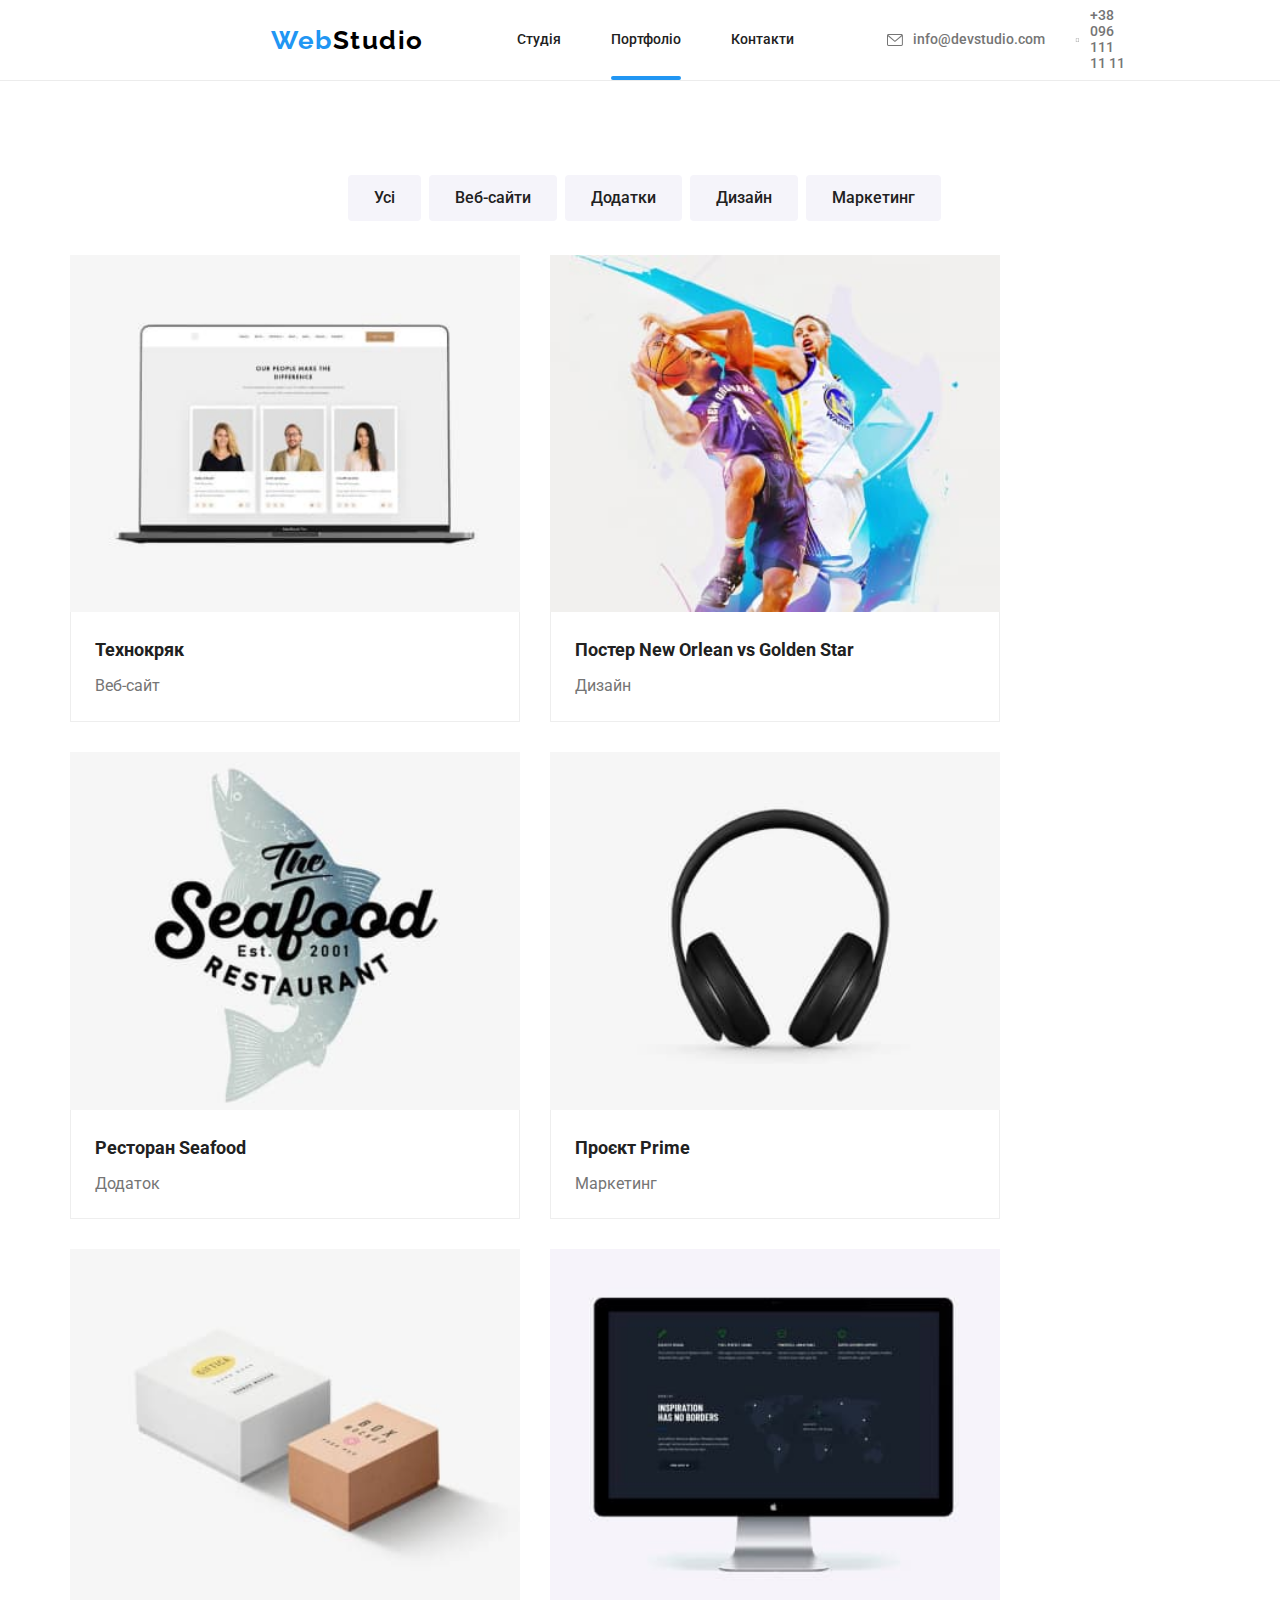
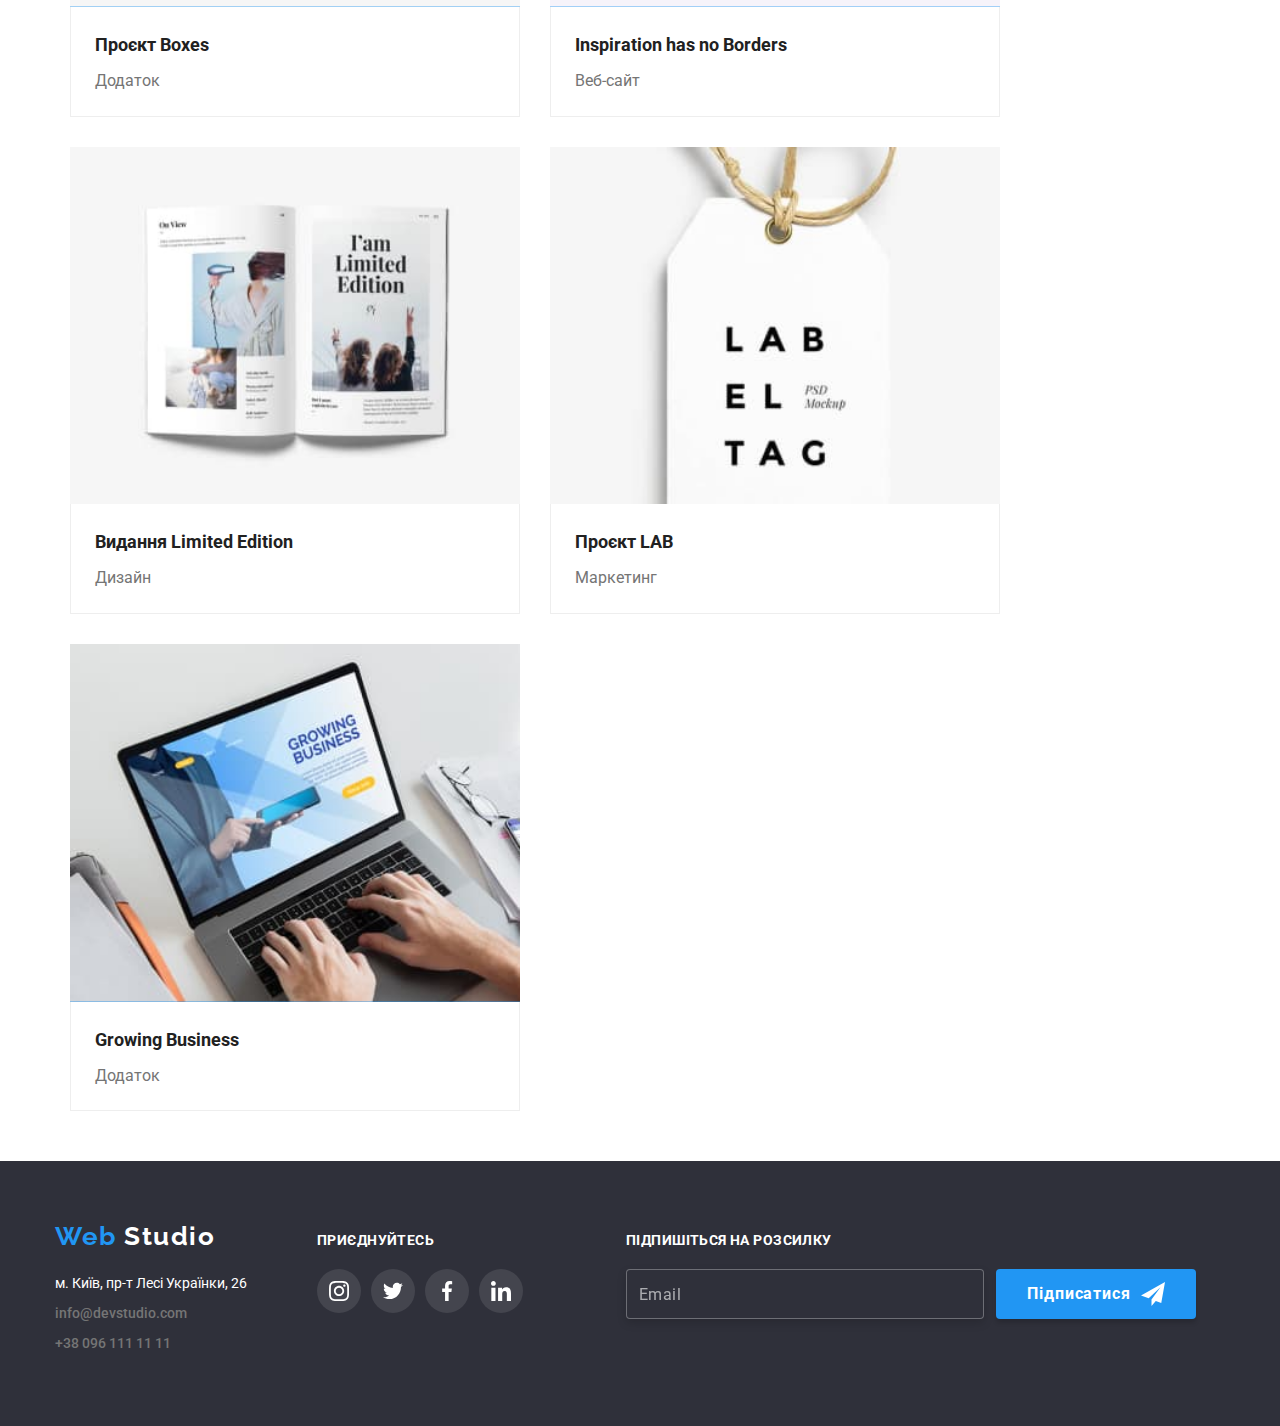
<file: portfolio.html>
<!DOCTYPE html>
<html lang="en">

<head>
    <meta charset="UTF-8">
    <meta http-equiv="X-UA-Compatible" content="IE=edge">
    <meta name="viewport" content="width=device-width, initial-scale=1.0">
    <link rel="preconnect" href="https://fonts.googleapis.com">
    <link rel="preconnect" href="https://fonts.gstatic.com" crossorigin>
    <link
        href="https://fonts.googleapis.com/css2?family=Raleway:wght@700&family=Roboto:wght@400;500;700;900&display=swap"
        rel="stylesheet">
    <title>Document</title>
    <!-- <link rel="stylesheet" href="./css/styles.css">
    <link rel="stylesheet" href="./css/normalise.css"> -->
    
    <link rel="stylesheet" href="https://cdnjs.cloudflare.com/ajax/libs/modern-normalize/1.1.0/modern-normalize.min.css">
    <link rel="stylesheet" href="./css/main.min.css">
</head>

<body>
    <!--Шапка профиля-->

    <header class="header">
        <div class="container header__container">
            <nav class="header__container">
    
                <a href="index.html" class="header__logo"><span class="logo__accent">Web</span>Studio</a>
    
    
                <ul class="header__nav list">
                    <li class="header__item"> <a class="header__link link  header__currents"
                            href="./index.html">Студія</a></li>
                    <li class="header__item"> <a class="header__link link current header__currents"
                            href="./portfolio.html">Портфоліо</a></li>
                    <li class="header__item"> <a class="header__link link header__currents" href="">Контакти</a></li>
                </ul>
            </nav>
            <div class="header-contacts">
                <ul class="header__contacts list">
    
                    <li class="header__social contacts__mail">
                        <a class="header-contacts contacts__link link" href="mailto:info@devstudio.com">
    
                            <svg viewBox="0 0 100 100" width="16">
                                <use xlink:href="./images1/sprite.svg#icon-mail"></use>
                            </svg>info@devstudio.com
    
                        </a>
                    </li>
    
    
                    <li class="header__social contacts__tel">
    
                        <a class=" header-contacts contacts__link link" href="tel:+380961111111">
    
                            <svg viewBox="0 0 100 100" width="16">
                                <use xlink:href="./images1/sprite.svg#icon-telephone"></use>
                            </svg>+38 096 111 11 11
                        </a>
                    </li>
    
                </ul>
            </div>
    
        </div>
    </header>

    <!--Список кнопок-->
    <main>
        <div class="container">
            <section class="section-portfolio">

                <h1 hidden>Навігація по стрінці</h1>
                <ul class="nav-prtf-button">

                    <li class="portfolio-item">
                        <button type="button" class="portfolio-btn">Усі</button>
                    </li>
                    <li class="portfolio-item">
                        <button type="button" class="portfolio-btn">Веб-сайти</button>
                    </li>
                    <li class="portfolio-item">
                        <button type="button" class="portfolio-btn">Додатки</button>
                    </li>
                    <li class="portfolio-item">
                        <button type="button" class="portfolio-btn">Дизайн</button>
                    </li>
                    <li class="portfolio-item">
                        <button type="button" class="portfolio-btn">Маркетинг</button>
                    </li>

                </ul>

                <!--Блок з роботами-->

                <h2 hidden>Блок з роботами</h2>
                <div class="container">

                    <ul class="card-set">
                        <li class="card-item">
                            <a class="card" href="">
                                <div class="card-thumb">
                                    <img class="card-img" src="images1/progect1.jpg " alt="ноутбук" width="370">
                                
                                <p class="card-details">Ресурс пропонує комплексні пропозиції з різним рівнем функціоналу та сервісів. 
                                    Все це дозволить відвідувачу отримати
                                    вичерпні відомості про компанію чи приватну
                                     особу.
                            </p>
                            </div>


                                <div class="card-content">
                                    <h3 class="header-cards">Технокряк</h3>
                                    <p class="paragraph-caption">Веб-сайт</p>
                                </div>
                            </a>


                        </li>

                        <li class="card-item">
                            <a class="card" href="">
                                <div class="card-thumb">
                                    <img class="card-img" src="images1/progect2.jpg" alt="постер баскетболистів"
                                        width="370">

                                        <p class="card-details">Ресурс пропонує комплексні пропозиції з різним рівнем функціоналу та сервісів.
                                            Все це дозволить відвідувачу отримати
                                            вичерпні відомості про компанію чи приватну
                                            особу.
                                        </p>
                                </div>

                                <div class="card-content">
                                    <h3 class="header-cards">Постер New Orlean vs Golden Star</h3>
                                    <p class="paragraph-caption">Дизайн</p>
                                </div>
                            </a>

                        </li>

                        <li class="card-item">
                            <a class="card" href="">
                                <div class="card-thumb">
                                    <img class="card-img" src="images1/progect3.jpg" alt="карточка ресторану"
                                        width="370">

                                        <p class="card-details">Ресурс пропонує комплексні пропозиції з різним рівнем функціоналу та сервісів.
                                            Все це дозволить відвідувачу отримати
                                            вичерпні відомості про компанію чи приватну
                                            особу.
                                        </p>
                                </div>

                                <div class="card-content">
                                    <h3 class="header-cards">Ресторан Seafood</h3>
                                    <p class="paragraph-caption">Додаток</p>
                                </div>
                            </a>

                        </li>

                        <li class="card-item">
                            <a class="card" href="">
                                <div class="card-thumb">
                                    <img class="card-img" src="images1/progect4.jpg" alt="навушники" width="370">
                                
                                    <p class="card-details">Ресурс пропонує комплексні пропозиції з різним рівнем функціоналу та сервісів.
                                        Все це дозволить відвідувачу отримати
                                        вичерпні відомості про компанію чи приватну
                                        особу.
                                    </p>
                                </div>

                                <div class="card-content">
                                    <h3 class="header-cards">Проєкт Prime</h3>
                                    <p class="paragraph-caption">Маркетинг</p>
                                </div>
                            </a>
                        </li>



                        <li class="card-item">
                            <a class="card" href="">
                                <div class="card-thumb">
                                    <img class="card-img" src="images1/progect5.jpg" alt="бокси" width="370">

                                    <p class="card-details">Ресурс пропонує комплексні пропозиції з різним рівнем функціоналу та сервісів.
                                        Все це дозволить відвідувачу отримати
                                        вичерпні відомості про компанію чи приватну
                                        особу.
                                    </p>
                                </div>

                                <div class="card-content">
                                    <h3 class="header-cards">Проєкт Boxes</h3>
                                    <p class="paragraph-caption">Додаток</p>
                                </div>
                            </a>

                        </li>

                        <li class="card-item">
                            <a class="card" href="">
                                <div class="card-thumb">
                                    <img class="card-img" src="images1/progect6.jpg" alt="комп`ютер" width="370">

                                    <p class="card-details">Ресурс пропонує комплексні пропозиції з різним рівнем функціоналу та сервісів.
                                        Все це дозволить відвідувачу отримати
                                        вичерпні відомості про компанію чи приватну
                                        особу.
                                    </p>
                                </div>

                                <div class="card-content">
                                    <h3 class="header-cards">Inspiration has no Borders</h3>
                                    <p class="paragraph-caption">Веб-сайт</p>
                                </div>
                            </a>

                        </li>

                        <li class="card-item">
                            <a class="card" href="">
                                <div class="card-thumb">
                                    <img class="card-img" src="images1/progect7.jpg" alt="журнал" width="370">

                                    <p class="card-details">Ресурс пропонує комплексні пропозиції з різним рівнем функціоналу та сервісів. 
                                    Все це дозволить відвідувачу отримати
                                    вичерпні відомості про компанію чи приватну
                                     особу.
                            </p>
                                </div>

                                <div class="card-content">
                                    <h3 class="header-cards">Видання Limited Edition</h3>
                                    <p class="paragraph-caption">Дизайн</p>
                                </div>
                            </a>

                        </li>

                        <li class="card-item">
                            <a class="card" href="">
                                <div class="card-thumb">
                                    <img class="card-img" src="images1/progect8.jpg" alt="візитка" width="370">

                                    <p class="card-details">Ресурс пропонує комплексні пропозиції з різним рівнем функціоналу та сервісів. 
                                    Все це дозволить відвідувачу отримати
                                    вичерпні відомості про компанію чи приватну
                                     особу.
                            </p>
                                </div>

                                <div class="card-content">
                                    <h3 class="header-cards">Проєкт LAB</h3>
                                    <p class="paragraph-caption">Маркетинг</p>
                                </div>
                            </a>

                        </li>

                        <li class="card-item">
                            <a class="card" href="">
                                <div class="card-thumb">
                                    <img class="card-img" src="images1/progect9.jpg" alt="робота за ноутбуком"
                                        width="370">

                                        <p class="card-details">Ресурс пропонує комплексні пропозиції з різним рівнем функціоналу та сервісів.
                                            Все це дозволить відвідувачу отримати
                                            вичерпні відомості про компанію чи приватну
                                            особу.
                                        </p>
                                </div>

                                <div class="card-content">
                                    <h3 class="header-cards">Growing Business</h3>
                                    <p class="paragraph-caption">Додаток</p>
                                </div>
                            </a>

                        </li>

                    </ul>
                </div>
        </div>

        </section>

    </main>
    <!--Футер-->

    <footer class="footer">
        <div class="container">
            <div class="footer-flex-wrapper">
                <div class="footer-nav">
                    <a href="index.html" class="logo-footer"> <span class="logo-accent">Web</span> <span
                            class="footer-studio">Studio</span>
                    </a>
                    <address>
    
                        <ul class="contacts-footer list">
                            <li class="item"> <a
                                    href="https://www.google.com.ua/maps/place/%D0%B1%D1%83%D0%BB.+%D0%9B%D0%B5%D1%81%D0%B8+%D0%A3%D0%BA%D1%80%D0%B0%D0%B8%D0%BD%D0%BA%D0%B8,+26,+%D0%9A%D0%B8%D0%B5%D0%B2,+02000/@50.4265841,30.5361971,17z/data=!3m1!4b1!4m5!3m4!1s0x40d4cf0e033ecbe9:0x57a4dffefec77da0!8m2!3d50.4265807!4d30.5383858?hl=ru"
                                    target="_blank" rel="noopener nofollow noreferrer" class="address">
                                    м. Київ, пр-т Лесі Українки, 26</a></li>
                            <li class="item"><a href="mailto:info@devstudio.com" class="link">info@devstudio.com</a>
                            </li>
                            <li class="item"><a class=" footer-link link" href="tel:+380961111111">+38 096 111 11 11</a>
                            </li>
                        </ul>
    
                    </address>
                </div>
    
    
                <div class="social-footer">
                    <b class="footer-title-form">ПРИЄДНУЙТЕСЬ</b>
    
                    <div class="social-media">
                        <ul class="team-card-social list">
                            <li class="social-item">
                                <a class="social-footer-link link" href="">
                                    <svg viewBox="0 0 100 100" width="20" height="20">
                                        <use xlink:href="./images1/sprite.svg#icon-instagram-1"></use>
                                    </svg>
                                </a>
                            </li>
                            <li class="social-item">
                                <a class="social-footer-link link" href="">
                                    <svg viewBox="0 0 100 100" width="20" height="20">
                                        <use xlink:href="./images1/sprite.svg#icon-twitter-2"></use>
                                    </svg>
                                </a>
                            </li>
                            <li class="social-item">
                                <a class=" social-footer-link link" href="">
                                    <svg viewBox="0 0 100 100" width="20" height="20">
                                        <use xlink:href="./images1/sprite.svg#icon-facebook-3"></use>
                                    </svg>
                                </a>
                            </li>
                            <li class="social-item">
                                <a class="social-footer-link link" href="">
                                    <svg viewBox="0 0 100 100" width="20" height="20">
                                        <use xlink:href="./images1/sprite.svg#icon-linkedin-4"></use>
                                    </svg>
                                </a>
                            </li>
                        </ul>
                    </div>
                </div>
    
                <div class="footer-form">
                    <b class="footer-title-form">ПІДПИШІТЬСЯ НА РОЗСИЛКУ</b>
                    <form>
                        <div class="form-element-footer">
                
                            <label class="label" for="mail"></label>
                
                            <input class="footer-mail" type="email" name="mail" id="mail" placeholder="Email" />
                
                            <button type="submit" class="footer-btn">Підписатися
                                <svg class="footer-form-svg" viewBox="0 0 100 100" width="24" height="24">
                                    <use xlink:href="./images1/sprite.svg#icon-subscribe"></use>
                                </svg>
                            </button>
                        </div>
                    </form>
                </div>
            </div>
    </footer>


</body>

</html>
</file>
<file: css/styles.css>
/* Шрифты для страницы :
font-family: 'Raleway',
sans-serif;
font-family: 'Roboto',
sans-serif; */
/* ОСНОВНІ ВЛАСТИВОСТІ*/
.page-header {
    font-weight: 500;
}

:root {
    --basic-color: #212121;
    --accent-color: #2196f3;
    --contacts-and-paragraph-color: #757575;
    --logo-color: #000;
    --white-color: #fff;
    --background-hero-and-footer: #2F303A;
    --secondary-bg-color: #F5F4FA;
    --card-set-gap: 30px;
    --border-prtf-img: #EEEEEE;
    --svg-color: #AFB1B8;
    --time-duration: 250ms;
    --cubic-bezier: cubic-bezier(0.4, 0, 0.2, 1);
}

/* ШАПКА */
.header {
    border-bottom: 1px solid #ECECEC;
}

.header .flex-container {
    display: flex;
    align-items: center;
}

.header-container {
    display: flex;
}

.header .flex-container {
    display: flex;
    align-items: center;
}

/*ЛОГОТИП*/
.logo {
    font-family: 'Raleway', sans-serif;
    font-weight: 700;
    font-size: 26px;
    line-height: 1.19;
    text-decoration: none;
    color: #000000;
    margin-left: 0px;
    margin-right: 0;
    letter-spacing: 0.06em;
}

.logo-accent {
    color: var(--accent-color);
}

/*НАВІГАЦІЯ*/
.header .flex-container {
    display: flex;
    align-items: center;
}
.header .site-nav {
    column-gap: 50px;
}

nav.flex-container {
    column-gap: 93px;
}

.nav-item {
    line-height: 0;
}

.site-nav {
    display: flex;
    justify-content: flex-end;
}

.site-nav .link.current {
    color: var(--accent-color);
}

.site-nav .link {
    display: flex;
    color: var(--basic-color);
    font-weight: 500;
    line-height: 1.14;
    text-decoration: none;
}

.site-nav .link:hover,
.site-nav .link:focus {
    color: var(--accent-color);
}

.header .nav-link {
    display: block;
    padding-top: 32px;
    padding-bottom: 32px;
    color: var(--basic-color);
    
    position: relative;
    transition: color var(--time-duration) var(--cubic-bezier);
}

.current::after {
    display: block;
    content: '';
    width: 100%;
    height: 4px;
    background-color: var(--accent-color);
    position: absolute;
    bottom: 0;
    left: 0;
    border-radius: 2px;
}

.header .nav-contacts {
    margin-left: auto;
    color: inherit;
    display: flex;
    column-gap: 10px;
    align-items: center;
}

/*КОНТАКТИ*/
.contacts-header .link {
    color: var(--contacts-and-paragraph-color);
    font-weight: 500;
    line-height: 1.14;
    text-decoration: none;
}

.contacts-header .link:hover,
.contacts-header .link:focus {
    color: var(--accent-color);
}

.contacts-header .address:hover,
.contacts-header .address:focus {
    color: var(--accent-color);
}

.contacts-header .address {
    color: var(--white-color);
    line-height: 1.7;
}

.contacts-header {
    display: flex;
    justify-content: flex-end;
}

.header-tel {
    padding-left: 50px;
}

.social-item-header {
    display: flex;
    justify-content: center;
    align-items: center;
    fill: var(--contacts-and-paragraph-color);
}

.nav-contacts:hover,
.nav-contacts:focus {
    fill: var(--accent-color);
}

.nav-contacts{
    transition: color var(--time-duration) var(--cubic-bezier),
    fill var(--time-duration) var(--cubic-bezier);
}

.site-nav .item {
    margin-right: 50px;
}

.site-nav .item:last-child {
    margin-right: 0;
}

.site-nav .item:not(:last-child) {
    margin-right: 50px;
}

/* ЗАГОЛОВОК ГЕРОЙ */
.banner {
    background-image: linear-gradient(rgba(47, 48, 58, 0.4), rgba(47, 48, 58, 0.4)), url(../images1/hero/slider-img1.png);
    background-color: var(--background-hero-and-footer);
    padding: 200px 0;
    text-align: center;
    background-repeat: no-repeat;
    background-size: cover;
}

.banner .hero-title {
    color: var(--white-color);
    font-weight: 900;
    font-size: 44px;
    line-height: 1.3;
    letter-spacing: 0.06em;
    text-transform: uppercase;
    width: 696px;
    margin-left: auto;
    margin-right: auto;
    margin-bottom: 30px;
}

.button-hero {

    margin: 0 auto;
    padding-bottom: 30px;
    padding: 10px 32px;
    min-width: 216px;
    border-radius: 4px;
    border: 1px solid transparent;
    box-shadow: 0px 4px 4px rgba(0, 0, 0, 0.15);

    background-color: var(--accent-color);
    color: var(--white-color);
    font-family: 'Roboto';
    font-weight: 700;
    font-size: 16px;
    line-height: 1.8;
    cursor: pointer;
    text-align: center;

    transition: fill var(--time-duration) var(--cubic-bezier),
    background-color var(--time-duration) var(--cubic-bezier);

}

.button-hero:hover,
.button-hero :focus {
    background-color: #188CE8;
    box-shadow: 0px 4px 4px rgba(0, 0, 0, 0.15);
    border-radius: 4px;
}

/* ПЕРЕВАГИ */
 .benefits-list {
    display: flex;

}

.benefits-svg {
    display: flex;
    justify-content: center;
    align-items: center;
    width: 270px;
    height: 120px;

    background-color: #F5F4FA;
    border-radius: 4px;
}

.benefits-item {
    margin-left: 30px;
}

.description {
    color: var(--contacts-and-paragraph-color);
    line-height: 1.7;
}

.title-about .team-member {
    margin-top: 0;
    margin-bottom: 10px;
}

.title-about {
    padding-bottom: 10px;
    color: var(--basic-color);
    font-weight: 700;
    line-height: 1.1;
    text-transform: uppercase;
}  

 ul {
    list-style: none;
}

body {
    background-color: var(--white-color);
    color: #000000;
    font-size: 14px;
    font-family: 'Roboto', sans-serif;
    margin: 0;
}

address {
    font-style: normal;
}

a {
    text-decoration: none;
    position: relative;
    
}

.container {
    width: 1200px;
    margin-left: auto;
    margin-right: auto;
    padding-left: 15px;
    padding-right: 15px;
}

.section .no-padding {
    padding-top: 0;
    padding-bottom: 0;
}

.section {
    min-width: 1200px;
    padding-top: 94px;
    padding-bottom: 94px;
}

/* СБРОС */
h1,
h2,
h3,
h4,
h5,
h6,
p,
ul {
    margin: 0;
}

ul {
    padding-left: 0;
}

button {
    padding: 0;
    border: 0;
}

img {
    display: block;
    max-width: 100%;
    height: auto;
} 

/* /* ЧИМ ЗАЙМАЄМОСЯ */
.section-works {
    padding-bottom: 94px;
}

.section-title {
    margin-bottom: 50px;
    color: var(--basic-color);
    font-weight: 700;
    font-size: 36px;
    line-height: 1.16;
    text-align: center;
}

.work-list {
    padding: 0;
    list-style: none;
    display: flex;
    flex-wrap: wrap;
}

.work-list>.work-item {
    display: flex;
    margin-left: 30px;
    flex-basis: calc(100% / 3 - var(--card-set-gap));
    position: relative;
}

.work-list {
    display: flex;
    justify-content: space-between;
}

.list {
    padding: 0;
    margin: 0;
    list-style: none;
}

.text-on-photo{
    position: absolute;
    top: 50%;
    left: 50%;
    transform: translate(-50%, -50%);
    
    font-weight: 700;
    font-size: 14px;
    letter-spacing: 0.03em;
    text-transform: uppercase;
    color: var(--white-color);}

.work-text{
    position: absolute;
    
    width: 370px;
    height: 70px;
    background: rgba(47, 48, 58, 0.8);
    bottom: 0%; } */

/* НАША КОМАНДА */
.team-member {
    margin-top: 0;
    margin-bottom: 10px;
}
.benefits-svg {
    display: flex;
    justify-content: center;
    align-items: center;
    margin-bottom: 30px;
    border-radius: 4px;
    background-color: #F5F4FA;
}

.section-team {
    padding-top: 94px;
    padding-bottom: 94px;
}

.team-item {
    display: flex;
    margin-left: 30px;
}

.team-member-list {
    display: flex;
    margin-top: 0;
    margin-bottom: 0;
}

.team-member-list>.item {
    display: flex;
    margin-top: calc(-1 * var(--card-set-gap));
    margin-left: var(--card-set-gap);
    flex-basis: calc(100% / 4 - var(--card-set-gap));
    padding-top: 50px;
    padding-bottom: 94px;
}

.team-card-content {
    padding-top: 30px;
    padding-bottom: 30px;
}

.team-member {
    margin-bottom: 10px;
    color: var(--basic-color);
    font-weight: 500;
    font-size: 16px;
    line-height: 1.18;
    text-align: center;
}

.job-education {
    margin-top: 0;
    margin-bottom: 16px;
    color: var(--contacts-and-paragraph-color);
    font-size: 16px;
    line-height: 1.18;
    text-align: center;
}

.team-card {
    background: #FFFFFF;
    box-shadow: 0px 1px 3px rgba(0, 0, 0, 0.12), 0px 1px 1px rgba(0, 0, 0, 0.14), 0px 2px 1px rgba(0, 0, 0, 0.2);
    border-radius: 0px 0px 4px 4px;
}

.section-team {
    background-color: var(--secondary-bg-color);
}

.team-member-list {
    padding: 0;
    margin: 0;
    list-style: none;
    display: flex;
}

.team-card-social {
    display: flex;
    justify-content: center;
    align-items: center;
    padding-bottom: 30px;
}

.social-item {
    display: flex;
    justify-content: center;
    align-items: center;
}

.social-link:hover,
.social-link:focus {
    fill: var(--white-color);
    background-color: var(--accent-color);
}

.social-item.item:not(:last-child) {
    margin-right: 10px;
}

.social-item {
    margin-right: 10px;
}

.social-link {
    display: flex;
    width: 44px;
    height: 44px;
    fill: var(--svg-color);
    border: none;
    border-radius: 50%;
    justify-content: center;
    align-items: center;
    transition: fill var(--time-duration) var(--cubic-bezier),
    background-color var(--time-duration) var(--cubic-bezier);

} 

/* ПОСТІЙНІ КЛІЄНТИ */
.section-clients {
    padding-top: 94px;
    padding-bottom: 94px;
}

.clients-item {
    margin-left: 30px;
    fill: var(--svg-color);
}

.clients-link {
    display: block;
    display: flex;
    justify-content: center;
    align-items: center;
    width: 170px;
    height: 92px;

    border: 1px solid var(--svg-color);
    border-radius: 4px;
    fill: var(--svg-color);
    transition: fill var(--time-duration) var(--cubic-bezier),
    border var(--time-duration) var(--cubic-bezier);
}

.clients {
    display: flex;
    justify-content: center;
    align-items: center;
}

.clients-link:hover,
.clients-link:focus {
    fill: var(--accent-color);
    border: 1px solid var(--accent-color);
    border-radius: 4px;
} 

/*ПОРТФОЛІО*/

/* СПИСОК КНОПОК */
.section-portfolio {
    justify-content: center;
    margin-bottom: 50px;
    padding-top: 94px;
    margin-bottom: 50px;
}

.nav-prtf-button {
    display: flex;
    justify-content: center;
}

.portfolio-btn {
    margin-bottom: 34px;
    padding: 6px 22px;
    border: 4px solid transparent;
    border-radius: 4px;
    font-family: inherit;
    font-size: 16px;
    font-weight: 500;
    line-height: 1.6;
    color: var(--basic-color);
    cursor: pointer;
    background: #F5F4FA;
    transition: color var(--time-duration) var(--cubic-bezier),
    background-color var(--time-duration) var(--cubic-bezier),
    box-shadow var(--time-duration) var(--cubic-bezier);
    
}

.portfolio-item {
    padding-left: 8px;
    align-items: center;
}

.nav-prtf-button {
    display: flex;
}

.portfolio-btn:hover,
.portfolio-btn:focus {
    background-color: var(--accent-color);
    color: var(--white-color);
    border: none;
    border: 4px solid transparent;
    box-shadow: 0px 3px 1px rgba(0, 0, 0, 0.1), 0px 1px 2px rgba(0, 0, 0, 0.08),
        0px 2px 2px rgba(0, 0, 0, 0.12);
} 

/* БЛОК З РОБОТАМИ */
.card-set {
    margin-bottom: 30px;
    list-style: none;
    gap: 30px;
    display: flex;
    flex-wrap: wrap;
}

.card:hover,
.card:focus {
    display: block;
    box-shadow: 0px 1px 1px rgba(0, 0, 0, 0.12), 0px 4px 4px rgba(0, 0, 0, 0.06), 1px 4px 6px rgba(0, 0, 0, 0.16);
}
.card{
    
   transition: box-shadow var(--time-duration) var(--cubic-bezier);
}

.card-set>.card-item {
    display: flex;
}

.card-content {
    padding: 20px 24px;

    border: 1px solid var(--border-prtf-img);
    border-top: none;
}

.card-thumb{
position: relative;
overflow: hidden;

}
.card-thumb img{
    display: block;
}

.card:hover .card-details,
.card:focus .card-details{
    transform: translateY(0);
    transition: transform 500ms;
}

.card-details{
    position: absolute;
    top: 0;
    margin: 0;
    
    display: flex;
    height: 100%;
    padding: 63px 24px;
    font-size: 18px;
    line-height: 1.56;
    letter-spacing: 0.03em;
    background-color: rgba(33, 150, 243, 0.9);
    color: var(--white-color);


    transform: translateY(100%);
    transition: transform 500ms;
        
}
.header-cards {
    color: var(--basic-color);
    font-weight: 700;
    font-size: 18px;
    line-height: 2;
}

.paragraph-caption {
    margin-top: 4px;
    color: var(--contacts-and-paragraph-color);
    font-size: 16px;
    line-height: 1.8;
    text-decoration: none;
}

.list {
    padding: 0;
    margin: 0;
} 

/* ФУТЕР */
.footer {
    padding-top: 60px;
    padding-bottom: 60px;
}

.address {
    margin-top: 20px;
}

.contacts-footer .item {
    min-height: 21px;
}

.contacts-footer .item+.item {
    margin-top: 9px;
}

.link-footer {
    font-family: 'Roboto';
    font-weight: 400;
    font-size: 14px;
    line-height: 1.7;
    text-decoration: none;
    font-style: inherit;
}

.contacts-footer {
    display: block;
}

.contacts-footer .link {
    color: var(--contacts-and-paragraph-color);
    font-weight: 500;
    line-height: 1.14;
    text-decoration: none;
    transition: color var(--time-duration) var(--cubic-bezier),
    background-color var(--time-duration) var(--cubic-bezier);
}

.contacts-footer .link:hover,
.contacts-footer .link:focus {
    color: var(--accent-color);
}

.contacts-footer .address:hover,
.contacts-footer .address:focus {
    color: var(--accent-color);
}

.contacts-footer .address {
    color: var(--white-color);
    line-height: 1.7;
    transition: color var(--time-duration) var(--cubic-bezier),
    background-color var(--time-duration) var(--cubic-bezier);
}

.logo-footer {
    display: block;
    margin-bottom: 20px;
    font-family: 'Raleway', sans-serif;
    font-weight: 700;
    font-size: 26px;
    line-height: 1.19;
    text-decoration: none;
    color: #000000;
    margin-left: 215px;
    margin-left: 0;
    letter-spacing: 0.06em;
}

.footer {
    background-color: var(--background-hero-and-footer);
    display: block;
    padding: 60px;
}

.footer-nav {
    padding-bottom: 10px;
}

.footer-studio {
    color: var(--white-color);
}

.section {
    padding-right: 94px;
    padding-left: 94px;
}

.social-footer {
    margin-left: 70px;
}

.social-footer-link {
    display: flex;
    width: 44px;
    height: 44px;
    border: none;
    border-radius: 50%;
    justify-content: center;
    align-items: center;
    fill: var(--white-color);
    background: rgba(255, 255, 255, 0.1);

    transition: fill var(--time-duration) var(--cubic-bezier),
    background-color var(--time-duration) var(--cubic-bezier);
}

.social-footer-link:hover,
.social-footer-link:focus {
    fill: var(--white-color);
    background-color: var(--accent-color);

}

.footer-flex-wrapper {
    display: flex;
    align-items: baseline;
}

.social-media {
    margin-top: 20px;
} 

/* FOOTER-FORM */
.subscription-form {
    width: 570px;
    margin-left: 93px;
}
.footer-mail{
    padding: 0;

} 

/* MODAL */
.backdrop{
    position: fixed;
    top: 0;
    left: 0;

    width: 100%;
    height: 100vh;
    background-color: rgba(0, 0, 0, 0.2);
    transition: var(--time-duration) var(--cubic-bezier);
}

.modal{
    position: absolute;
    padding: 40px 40px;
        
    box-sizing: border-box;
    top: 50%;
    left: 50%;
    transform: translate(-50%,-50%);
    background-color: var(--white-color);
    width: 528px;
    box-shadow: 0px 1px 3px rgba(0, 0, 0, 0.12), 0px 1px 1px rgba(0, 0, 0, 0.14), 0px 2px 1px rgba(0, 0, 0, 0.2);
    border-radius: 4px;

}
.modal-title{
    
    display: flex;
    justify-content: center;
    align-items: center;

    font-weight: 700;
    font-size: 20px;
    line-height: 1.15px;
    letter-spacing: 0.03em;
    
    color: var(--basic-color);
    margin-bottom: 17px;
    margin-top: 20px;
    
}


.close-button{
    display: flex;
    justify-content: center;
    align-items: center;

    position: absolute;
    right: 8px;
    top: 8px;
    width: 30px;
    height: 30px;
   cursor: pointer;

    padding: 6px 6px;
    background: var(--white-color);
    border-radius: 50%;
    border: 1px solid rgba(0, 0, 0, 0.1);
    transition: fill var(--time-duration) var(--cubic-bezier);
}
.close-button:hover,
.close-button:focus{
    fill: var(--accent-color);
}
 .is-hidden{
    opacity: 0;
    visibility: hidden;
    pointer-events: none;
} 

.no-scroll{
    overflow: hidden;
}


.item-currents {
    transition: fill var(--time-duration) var(--cubic-bezier);
    }

    .svg-transition{
        
        transition: fill var(--time-duration) var(--cubic-bezier);
    }
 

    /* FORM */

    .form-element {
        display: flex;
        flex-direction: column;
        margin-bottom: 15px;
    }

    .label {
        
        margin-bottom: 10px;
        font-weight: 400;
        font-size: 12px;
        line-height: 1.16px;

        letter-spacing: 0.01em;
    
        color: var(--contacts-and-paragraph-color);
    }

    .label-name{
        margin-top: 17px;
    }
    .input-wrap{
        position: relative;
        
    }
     .input-svg{
        position: absolute;
        align-items: center;
        justify-content: center;
        
        padding: 0 0;
        margin: 0 0;
        top: 50%;
        left: 12px;
        transform: translateY(-70%);
    }

    .input-form{
        margin-bottom: 10px;
        box-sizing: border-box;
        height: 40px;
        padding-left: 42px;
        border: none;
        border: 1px solid rgba(33, 33, 33, 0.2);
        border-radius: 4px;
        width: 100%;
    }

    
    .form-element input:focus {
        outline: none;
        border: 1px solid var(--accent-color);
        transition: color var(--time-duration) var(--cubic-bezier);
        
    }
    .form-element input:focus + .input-svg{
        
        fill: var(--accent-color);
        transition: fill var(--time-duration) var(--cubic-bezier);

    }

        .form-textarea {
        margin-bottom: 20px;
        font-family: 'Roboto';
        font-style: normal;
        font-weight: 400;
        resize: none;
        height: 120px;
        padding-left: 10px;
        border: 1px solid rgba(33, 33, 33, 0.2);
        border-radius: 4px;
        
        padding-left: 16px;
        padding-top: 12px;
        font-size: 12px;
        line-height: 14px;
        letter-spacing: 0.01em;
        }
   

    .form-textarea:focus {
        outline: none;
        border: 1px solid var(--accent-color);
        transition: color var(--time-duration) var(--cubic-bezier);
    }

    .form-btn{
        
        padding: 30px 52px;
        display: flex;
        align-items: center;
        text-align: center;
        justify-content: center;
        

        font-weight: 700;
        font-size: 16px;
        line-height: 1.9px;
        letter-spacing: 0.06em;
        
        color: var(--white-color);
        background-color: var(--accent-color);
        box-shadow: 0px 4px 4px rgba(0, 0, 0, 0.15);
        border-radius: 4px;
        cursor: pointer;
        transition: color var(--time-duration) var(--cubic-bezier);

        width: 200px;
        height: 50px;
        border: 0;
        margin-top: 30px;
        margin-left: 124px;
    }

    .form-btn:hover,
    .form-btn:focus {
        background-color: #188CE8;
    }

    .checkbox{
        display: flex;
        align-items: center;
        justify-content: center;
        
        border: 2px solid var(--basic-color);
        width: 14px;
        height: 14px;
        border-radius: 3px;
       
    }
    
    .accept{
        display: flex;
        align-items: center;
        justify-content: center;
        margin-bottom: 30px;
    }

    .accept input:checked + .checkbox{
        background: var(--accent-color);
        border: 2px solid var(--accent-color);
        display: flex;
        justify-content: center;
        align-items: center;
    }


.text-in-checkbox{
    font-family: 'Roboto';
    padding-left: 7px;
    font-weight: 400;
    font-size: 14px;
    line-height: 0.5;
    letter-spacing: 0.06em;
    color: var(--contacts-and-paragraph-color);

}
.label-accept{
    display: flex;
}

    .visually-hidden{
        position: absolute;
        margin: -1px;
        clip-path: inset(50%);
        clip: rect(0 0 0 0);
        overflow: hidden;
        width: 1px;
        height: 1px;
        white-space: nowrap;
        border: 0;
        padding: 0;

    }
    .contract-link{
        color: var(--accent-color);
  

    }
    .text-in-checkbox a::before{
        content: '';
        bottom: 0;
        left: 0;
        width: 100%;
        position: absolute;
        height: 1px;
        background-color: var(--accent-color);
    }
.label{
        cursor: default;
} 

/* FOOTER FORM */
.footer-form{
    margin-left: 93px;
    padding-bottom: 20px;
    text-transform: uppercase;

}

.footer-mail {
    display: flex;
    padding-left: 12px;
    color: var(--white-color);
    font-size: 16px;
    line-height: 1.25;
    letter-spacing: 0.03em;
    width: 358px;
    height: 50px;
    background-color: var(--background-hero-and-footer);
    border: 1px solid rgba(255, 255, 255, 0.3);
    filter: drop-shadow(0px 4px 4px rgba(0, 0, 0, 0.15));
    border-radius: 4px;
}

.footer-btn:hover,
.footer-btn:focus{
    background-color: #188CE8;
    box-shadow: 0px 4px 4px rgba(0, 0, 0, 0.15);
    border-radius: 4px;
    
}
.footer-mail::placeholder{
    
    font-family: 'Roboto';
        font-style: normal;
        font-weight: 400;
        font-size: 16px;
        line-height: 1.25;
        display: flex;
        align-items: center;
        letter-spacing: 0.03em;
color: rgba(255, 255, 255, 0.6);
}
.footer-mail:focus{
    outline: none;
    border: 1px solid var(--accent-color);
    transition: color var(--time-duration) var(--cubic-bezier);
}
.footer-title-form {
    display: flex;
    margin-bottom: 20px;
    color: var(--white-color);
    font-family: 'Roboto';
    font-weight: 700;
    font-size: 14px;
    line-height: 1.14;
    letter-spacing: 0.03em;
}

.footer-btn {
    display: flex;
    align-items: center;
    text-align: center;
    justify-content: center;
    letter-spacing: 0.06em;
    margin-left: 12px;
    font-family: 'Roboto';
    font-weight: 700;
    font-size: 16px;
    line-height: 1.8;

    width: 200px;
    height: 50px;
    background-color: var(--accent-color);
    color: var(--white-color);
    box-shadow: 0px 4px 4px rgb(0 0 0 / 15%);
    border-radius: 4px;
    border: 0;


}

.footer-btn:hover,
.footer-btn:focus{
    background-color: #188CE8;
    box-shadow: 0px 4px 4px rgba(0, 0, 0, 0.15);
    border-radius: 4px;

}
.footer-form-svg{
    margin-left: 10px;
}


 .form-element-footer {
     display: flex;
     margin-bottom: 15px;
 }
 .logo-accent{
    color: var(--accent-color);
 }
</file>
<file: css/main.min.css>
/*! modern-normalize v1.1.0 | MIT License | https://github.com/sindresorhus/modern-normalize */*,::before,::after{-webkit-box-sizing:border-box;box-sizing:border-box}html{line-height:1.15;-webkit-text-size-adjust:100%;-moz-tab-size:4;-o-tab-size:4;tab-size:4}body{margin:0;font-family:system-ui,-apple-system,"Segoe UI",Roboto,Helvetica,Arial,sans-serif,"Apple Color Emoji","Segoe UI Emoji"}hr{height:0;color:inherit}abbr[title]{-webkit-text-decoration:underline dotted;text-decoration:underline dotted}b,strong{font-weight:bolder}code,kbd,samp,pre{font-family:ui-monospace,SFMono-Regular,Consolas,"Liberation Mono",Menlo,monospace;font-size:1em}small{font-size:80%}sub,sup{font-size:75%;line-height:0;position:relative;vertical-align:baseline}sub{bottom:-0.25em}sup{top:-0.5em}table{text-indent:0;border-color:inherit}button,input,optgroup,select,textarea{font-family:inherit;font-size:100%;line-height:1.15;margin:0}button,select{text-transform:none}button,[type=button],[type=reset],[type=submit]{-webkit-appearance:button}::-moz-focus-inner{border-style:none;padding:0}:-moz-focusring{outline:1px dotted ButtonText}:-moz-ui-invalid{box-shadow:none}legend{padding:0}progress{vertical-align:baseline}::-webkit-inner-spin-button,::-webkit-outer-spin-button{height:auto}[type=search]{-webkit-appearance:textfield;outline-offset:-2px}::-webkit-search-decoration{-webkit-appearance:none}::-webkit-file-upload-button{-webkit-appearance:button;font:inherit}summary{display:list-item}.container{padding-left:15px;padding-right:15px;margin-left:auto;margin-right:auto}@media screen and (min-width: 480px){.container{width:480px}}@media screen and (min-width: 768px){.container{width:768px}}@media screen and (min-width: 1200px){.container{width:1200px}}ul{list-style:none;padding-left:0}body{background-color:#fff;color:#000;font-size:14px;font-family:"Roboto",sans-serif;margin:0}@media screen and (min-width: 1200px){img{display:block;min-width:100%;height:auto}}address{font-style:normal}a{text-decoration:none;position:relative}h1,h2,h3,h4,h5,h6,p,ul{margin:0}button{padding:0;border:0}img{display:block;max-width:100%;height:auto}@media screen and (min-width: 1200px){.container{padding-left:15px;padding-right:15px}}.section .no-padding{padding-top:0;padding-bottom:0}.section{padding-top:60px;padding-bottom:60px}@media screen and (min-width: 768px){.section{padding-top:60px;padding-bottom:60px}}@media screen and (min-width: 1200px){.section{padding-top:94px;padding-bottom:94px}}.header{border-bottom:1px solid #ececec}.flex-container .header{display:-webkit-box;display:-ms-flexbox;display:flex;-webkit-box-align:center;-ms-flex-align:center;align-items:center}.header-container{display:-webkit-box;display:-ms-flexbox;display:flex}.header__logo{font-family:"Raleway",sans-serif;font-weight:700;font-size:26px;line-height:1.19;text-decoration:none;color:#000;margin-left:0px;margin-right:0;letter-spacing:.06em}@media screen and (min-width: 768px){.header__logo{margin:0;padding:0}}@media screen and (min-width: 1200px){.header__logo{margin:0;padding:0}}.logo__accent{color:#2196f3}.header__container{-webkit-column-gap:93px;-moz-column-gap:93px;column-gap:93px;height:60px;width:450px}@media screen and (min-width: 768px){.header__container{width:768px;height:80px}}@media screen and (min-width: 1200px){.header__container{height:80px}}.main-header-container{display:-webkit-box;display:-ms-flexbox;display:flex;-webkit-box-align:center;-ms-flex-align:center;align-items:center}.header .header__container{display:-webkit-box;display:-ms-flexbox;display:flex;-webkit-box-align:center;-ms-flex-align:center;align-items:center}.header__nav{-webkit-column-gap:50px;-moz-column-gap:50px;column-gap:50px;display:-webkit-box;display:-ms-flexbox;display:flex;-webkit-box-pack:end;-ms-flex-pack:end;justify-content:flex-end}@media(max-width: 767px){.header__nav{display:none}}.header__link{display:-webkit-box;display:-ms-flexbox;display:flex;color:#212121;font-weight:500;line-height:1.14;text-decoration:none;-webkit-transition:color 250ms cubic-bezier(0.4, 0, 0.2, 1);transition:color 250ms cubic-bezier(0.4, 0, 0.2, 1);padding-top:32px;padding-bottom:32px;position:relative;transition:color 250ms cubic-bezier(0.4, 0, 0.2, 1)}.header__link:hover,.header__link:focus{color:#2196f3}.current .header__link{color:#2196f3}.header-contacts{margin-left:auto;color:inherit;display:-webkit-box;display:-ms-flexbox;display:flex;-webkit-column-gap:10px;-moz-column-gap:10px;column-gap:10px;-webkit-box-align:center;-ms-flex-align:center;align-items:center}.header__currents:hover,.header__currents:focus{-webkit-transition:color 250ms cubic-bezier(0.4, 0, 0.2, 1),fill 250ms cubic-bezier(0.4, 0, 0.2, 1);transition:color 250ms cubic-bezier(0.4, 0, 0.2, 1),fill 250ms cubic-bezier(0.4, 0, 0.2, 1)}.header__item{line-height:0}.current::after{display:block;content:"";width:100%;height:4px;background-color:#2196f3;position:absolute;bottom:0;left:0;border-radius:2px}.header__contacts{margin:0;display:none;-webkit-box-pack:end;-ms-flex-pack:end;justify-content:flex-end}@media screen and (min-width: 768px){.header__contacts{-webkit-box-orient:vertical;-webkit-box-direction:normal;-ms-flex-direction:column;flex-direction:column;display:-webkit-box;display:-ms-flexbox;display:flex}}@media screen and (min-width: 1200px){.header__contacts{display:-webkit-box;display:-ms-flexbox;display:flex;-webkit-box-orient:horizontal;-webkit-box-direction:normal;-ms-flex-direction:row;flex-direction:row}}.header__contacts .contacts__link{color:#757575;font-weight:500;line-height:1.14;text-decoration:none;padding:0;margin:0}.header__contacts .contacts__link:hover,.header__contacts .contacts__link:focus{color:#2196f3}.header__contacts .contacts__link:hover,.header__contacts .contacts__link:focus{fill:#2196f3;-webkit-transition:fill 250ms cubic-bezier(0.4, 0, 0.2, 1);transition:fill 250ms cubic-bezier(0.4, 0, 0.2, 1)}.header__contacts .header__currents{-webkit-transition:fill 250ms cubic-bezier(0.4, 0, 0.2, 1);transition:fill 250ms cubic-bezier(0.4, 0, 0.2, 1)}.header__contacts .header__contacts{-webkit-transition:color 250ms cubic-bezier(0.4, 0, 0.2, 1),fill 250ms cubic-bezier(0.4, 0, 0.2, 1);transition:color 250ms cubic-bezier(0.4, 0, 0.2, 1),fill 250ms cubic-bezier(0.4, 0, 0.2, 1)}.header__contacts .header__contacts:hover,.header__contacts .header__contacts:focus{fill:#2196f3}.header__contacts .contacts__tel{padding-left:50px;margin:0}@media screen and (min-width: 768px){.header__contacts .contacts__tel{padding:0;padding-top:10px}}@media screen and (min-width: 1200px){.header__contacts .contacts__tel{display:-webkit-box;display:-ms-flexbox;display:flex;margin-left:30px;padding:0;-webkit-box-align:baseline;-ms-flex-align:baseline;align-items:baseline}}.header__contacts .header__social{display:-webkit-box;display:-ms-flexbox;display:flex;-webkit-box-pack:center;-ms-flex-pack:center;justify-content:center;-webkit-box-align:center;-ms-flex-align:center;align-items:center;fill:#757575}.nav__item .header__contacts .header__nav{margin-right:50px}.nav__item:last-child .header__contacts .header__nav{margin-right:0}.nav__item:not(:last-child) .header__contacts .header__nav{margin-right:50px}.hero{background-image:-webkit-gradient(linear, left top, left bottom, from(rgba(47, 48, 58, 0.4)), to(rgba(47, 48, 58, 0.4))),url(../images1/hero/mobile-hero.jpg);background-image:linear-gradient(rgba(47, 48, 58, 0.4), rgba(47, 48, 58, 0.4)),url(../images1/hero/mobile-hero.jpg);padding:118px 0;-webkit-box-align:baseline;-ms-flex-align:baseline;align-items:baseline;background-color:#2f303a;text-align:center;background-repeat:no-repeat;background-size:cover;background-image:-webkit-gradient(linear, left top, right top, from(rgba(47, 48, 58, 0.4)), to(rgba(47, 48, 58, 0.4))),url(../images1/hero/mobile-hero.jpg);background-image:linear-gradient(to right, rgba(47, 48, 58, 0.4), rgba(47, 48, 58, 0.4)),url(../images1/hero/mobile-hero.jpg)}@media(min-device-pixel-ratio: 2),(-webkit-min-device-pixel-ratio: 2),(min-resolution: 192dpi),(min-resolution: 2dppx){.hero{background-image:-webkit-gradient(linear, left top, right top, from(rgba(47, 48, 58, 0.4)), to(rgba(47, 48, 58, 0.4))),url(../images1/hero/mobile-hero@2x.jpg);background-image:linear-gradient(to right, rgba(47, 48, 58, 0.4), rgba(47, 48, 58, 0.4)),url(../images1/hero/mobile-hero@2x.jpg)}}@media screen and (min-width: 768px){.hero{background-image:-webkit-gradient(linear, left top, right top, from(rgba(47, 48, 58, 0.4)), to(rgba(47, 48, 58, 0.4))),url(../images1/hero/tablet-hero.jpg);background-image:linear-gradient(to right, rgba(47, 48, 58, 0.4), rgba(47, 48, 58, 0.4)),url(../images1/hero/tablet-hero.jpg)}}@media screen and (min-width: 768px)and (min-device-pixel-ratio: 2),screen and (min-width: 768px)and (-webkit-min-device-pixel-ratio: 2),screen and (min-width: 768px)and (min-resolution: 192dpi),screen and (min-width: 768px)and (min-resolution: 2dppx){.hero{background-image:-webkit-gradient(linear, left top, right top, from(rgba(47, 48, 58, 0.4)), to(rgba(47, 48, 58, 0.4))),url(../images1/hero/tablet-hero@2x.jpg);background-image:linear-gradient(to right, rgba(47, 48, 58, 0.4), rgba(47, 48, 58, 0.4)),url(../images1/hero/tablet-hero@2x.jpg)}}@media screen and (min-width: 1200px){.hero{background-image:-webkit-gradient(linear, left top, right top, from(rgba(47, 48, 58, 0.4)), to(rgba(47, 48, 58, 0.4))),url(../images1/hero/desktop-hero.jpg);background-image:linear-gradient(to right, rgba(47, 48, 58, 0.4), rgba(47, 48, 58, 0.4)),url(../images1/hero/desktop-hero.jpg)}}@media screen and (min-width: 1200px)and (min-device-pixel-ratio: 2),screen and (min-width: 1200px)and (-webkit-min-device-pixel-ratio: 2),screen and (min-width: 1200px)and (min-resolution: 192dpi),screen and (min-width: 1200px)and (min-resolution: 2dppx){.hero{background-image:-webkit-gradient(linear, left top, right top, from(rgba(47, 48, 58, 0.4)), to(rgba(47, 48, 58, 0.4))),url(../images1/hero/desktop-hero@2x.jpg);background-image:linear-gradient(to right, rgba(47, 48, 58, 0.4), rgba(47, 48, 58, 0.4)),url(../images1/hero/desktop-hero@2x.jpg)}}@media screen and (min-width: 1200px){.hero{padding:200px 0;margin:0}}.hero__title{display:-webkit-box;display:-ms-flexbox;display:flex;-webkit-box-pack:center;-ms-flex-pack:center;justify-content:center;-webkit-box-align:center;-ms-flex-align:center;align-items:center;font-weight:900;font-size:26px;line-height:1.6;text-align:center;letter-spacing:.06em;text-transform:uppercase;color:#fff;margin-bottom:30px}@media screen and (min-width: 768px){.hero__title{-webkit-box-align:center;-ms-flex-align:center;align-items:center;margin-left:auto;margin-right:auto;width:360px;height:84px}}@media screen and (min-width: 1200px){.hero__title{font-size:44px;line-height:1.3;width:696px;margin-left:auto;margin-right:auto}}.hero__button{display:-webkit-box;display:-ms-flexbox;display:flex;-webkit-box-pack:center;-ms-flex-pack:center;justify-content:center;-webkit-box-align:center;-ms-flex-align:center;align-items:center;margin:0 auto;padding-bottom:30px;padding:10px 32px;min-width:216px;border-radius:4px;border:1px solid rgba(0,0,0,0);-webkit-box-shadow:0px 4px 4px rgba(0,0,0,.15);box-shadow:0px 4px 4px rgba(0,0,0,.15);background-color:#2196f3;color:#fff;font-family:"Roboto";font-weight:700;font-size:16px;line-height:1.8;letter-spacing:.06em;cursor:pointer;-webkit-transition:fill 250ms cubic-bezier(0.4, 0, 0.2, 1),background-color 250ms cubic-bezier(0.4, 0, 0.2, 1);transition:fill 250ms cubic-bezier(0.4, 0, 0.2, 1),background-color 250ms cubic-bezier(0.4, 0, 0.2, 1)}.hero__button:hover,.hero__button:focus{background-color:#188ce8;-webkit-box-shadow:0px 4px 4px rgba(0,0,0,.15);box-shadow:0px 4px 4px rgba(0,0,0,.15);border-radius:4px}@media screen and (min-width: 768px){.hero__button{-webkit-box-align:center;-ms-flex-align:center;align-items:center;margin-left:auto;margin-right:auto;height:50px;display:-webkit-box;display:-ms-flexbox;display:flex}}@media screen and (min-width: 1200px){.hero__button{margin-top:30px;margin-left:auto;margin-right:auto}}.benefits{display:-webkit-box;display:-ms-flexbox;display:flex;-ms-flex-wrap:wrap;flex-wrap:wrap;gap:30px}@media screen and (min-width: 1200px){.benefits{-ms-flex-wrap:nowrap;flex-wrap:nowrap}}.benefits__svg{display:-webkit-box;display:-ms-flexbox;display:flex;-webkit-box-align:center;-ms-flex-align:center;align-items:center;-webkit-box-pack:center;-ms-flex-pack:center;justify-content:center;margin-bottom:30px;width:100%;height:120px;border-radius:4px;background-color:#f5f4fa}@media screen and (min-width: 768px){.benefits__item{-ms-flex-preferred-size:calc((100% - 30px)/2);flex-basis:calc((100% - 30px)/2)}}@media screen and (min-width: 1200px){.benefits__item{-ms-flex-preferred-size:calc((100% - 90px)/4);flex-basis:calc((100% - 90px)/4)}}.benefits__description{color:#757575;line-height:1.7;padding-bottom:30px}.benefits__title{margin-top:0;margin-bottom:10px;color:#212121;font-weight:700;line-height:1.1;text-transform:uppercase}@media screen and (max-width: 768px){.benefits__title{display:-webkit-box;display:-ms-flexbox;display:flex;-webkit-box-pack:center;-ms-flex-pack:center;justify-content:center;-webkit-box-align:center;-ms-flex-align:center;align-items:center}}.section-works{display:none}@media screen and (min-width: 1200px){.section-works{display:block;padding-bottom:94px}}.work-list{padding:0;list-style:none;display:-webkit-box;display:-ms-flexbox;display:flex;-ms-flex-wrap:wrap;flex-wrap:wrap}.work-list .work-item{display:-webkit-box;display:-ms-flexbox;display:flex;margin-left:30px;-ms-flex-preferred-size:calc(33.3333333333% - 30px);flex-basis:calc(33.3333333333% - 30px);position:relative}.work-list{display:-webkit-box;display:-ms-flexbox;display:flex;-webkit-box-pack:justify;-ms-flex-pack:justify;justify-content:space-between}.list{padding:0;margin:0;list-style:none}.text-on-photo{position:absolute;top:50%;left:50%;-webkit-transform:translate(-50%, -50%);transform:translate(-50%, -50%);font-weight:700;font-size:14px;letter-spacing:.03em;text-transform:uppercase;color:#fff}.work-text{position:absolute;width:370px;height:70px;background:rgba(47,48,58,.8);bottom:0%}.team-member{margin-top:0;margin-bottom:10px}@media screen and (min-width: 1200px){.team-member{margin-top:0;margin-bottom:10px}}@media screen and (min-width: 768px){.team-card-thumb{width:354px;height:374px}}@media screen and (min-width: 1200px){.team-card-thumb{width:270px;height:260px}}.card-img{width:450px;margin:0}.section-title{margin-bottom:50px;color:#212121;font-weight:700;font-size:28px;line-height:1.17;text-align:center}@media screen and (min-width: 1200px){.section-title{font-size:36px;line-height:1.16}}.section-team{padding-top:60px;padding-bottom:60px}@media screen and (min-width: 768px){.section-team{padding-top:60px;padding-bottom:60px}}@media screen and (min-width: 1200px){.section-team{padding-top:94px;padding-bottom:94px}}.team-item{display:-webkit-box;display:-ms-flexbox;display:flex;border-radius:0px 0px 4px 4px}@media screen and (min-width: 768px){.team-item{-ms-flex-preferred-size:calc((100% - 30px)/2);flex-basis:calc((100% - 30px)/2)}}@media screen and (min-width: 1200px){.team-item{width:270px;height:428px}}.team-member-list{display:-webkit-box;display:-ms-flexbox;display:flex;-ms-flex-wrap:wrap;flex-wrap:wrap;gap:30px}@media screen and (min-width: 1200px){.team-member-list{-ms-flex-wrap:nowrap;flex-wrap:nowrap}}.team-member-list .item{margin-top:-30px;margin-left:30px;-ms-flex-preferred-size:calc(25% - 30px);flex-basis:calc(25% - 30px);padding-top:50px;padding-bottom:94px}@media screen and (min-width: 1200px){.team-card-content{padding-bottom:30px}}.team-member{margin-bottom:10px;color:#212121;font-weight:500;font-size:16px;line-height:1.18;display:-webkit-box;display:-ms-flexbox;display:flex;-webkit-box-pack:center;-ms-flex-pack:center;justify-content:center;-webkit-box-align:center;-ms-flex-align:center;align-items:center;text-align:center;padding-top:30px}.job-education{margin-top:0;margin-bottom:16px;color:#757575;font-size:16px;line-height:1.18;display:-webkit-box;display:-ms-flexbox;display:flex;-webkit-box-pack:center;-ms-flex-pack:center;justify-content:center;-webkit-box-align:center;-ms-flex-align:center;align-items:center}.team-card{background:#fff;-webkit-box-shadow:0px 1px 3px rgba(0,0,0,.12),0px 1px 1px rgba(0,0,0,.14),0px 2px 1px rgba(0,0,0,.2);box-shadow:0px 1px 3px rgba(0,0,0,.12),0px 1px 1px rgba(0,0,0,.14),0px 2px 1px rgba(0,0,0,.2);border-radius:0px 0px 4px 4px;margin-bottom:20px}.section-team{background-color:#f5f4fa}.team-card-social{display:-webkit-box;display:-ms-flexbox;display:flex;-webkit-box-pack:center;-ms-flex-pack:center;justify-content:center;-webkit-box-align:center;-ms-flex-align:center;align-items:center;padding-bottom:24px;padding-top:16px;padding-bottom:30px}.social-item{display:-webkit-box;display:-ms-flexbox;display:flex;margin-right:10px;display:flex;-webkit-box-pack:center;-ms-flex-pack:center;justify-content:center;-webkit-box-align:center;-ms-flex-align:center;align-items:center}.social-link:hover,.social-link:focus{fill:#fff;background-color:#2196f3}.social-item{margin-bottom:24px;display:-webkit-box;display:-ms-flexbox;display:flex;-webkit-box-pack:center;-ms-flex-pack:center;justify-content:center;-webkit-box-align:center;-ms-flex-align:center;align-items:center}@media screen and (min-width: 1200px){.social-item .item:not(:last-child){margin-right:10px}}.social-link{display:-webkit-box;display:-ms-flexbox;display:flex;width:44px;height:44px;fill:#afb1b8;border:none;border-radius:50%;-webkit-box-pack:center;-ms-flex-pack:center;justify-content:center;-webkit-box-align:center;-ms-flex-align:center;align-items:center;-webkit-transition:fill 250ms cubic-bezier(0.4, 0, 0.2, 1),background-color 250ms cubic-bezier(0.4, 0, 0.2, 1);transition:fill 250ms cubic-bezier(0.4, 0, 0.2, 1),background-color 250ms cubic-bezier(0.4, 0, 0.2, 1)}@media screen and (min-width: 1200px){.team-card-social{display:-webkit-box;display:-ms-flexbox;display:flex;-webkit-box-pack:center;-ms-flex-pack:center;justify-content:center;-webkit-box-align:center;-ms-flex-align:center;align-items:center;padding-bottom:30px}}.clients{margin:0;padding-top:60px;padding-bottom:60px;padding-left:0;padding-right:0}@media screen and (min-width: 1200px){.clients{padding-top:94px;padding-bottom:94px;padding-left:0;padding-right:0}}.clients__list{display:-webkit-box;display:-ms-flexbox;display:flex;-ms-flex-wrap:wrap;flex-wrap:wrap;gap:30px}@media screen and (min-width: 1200px){.clients__list{display:-webkit-box;display:-ms-flexbox;display:flex;-webkit-box-pack:center;-ms-flex-pack:center;justify-content:center}}.clients__title{margin-bottom:50px;color:#212121;font-weight:700;font-size:36px;line-height:1.16;text-align:center}.clients__item{fill:#afb1b8;height:92px;-ms-flex-preferred-size:calc((100% - 30px)/2);flex-basis:calc((100% - 30px)/2)}@media screen and (min-width: 768px){.clients__item{-ms-flex-preferred-size:calc((100% - 60px)/3);flex-basis:calc((100% - 60px)/3)}}@media screen and (min-width: 1200px){.clients__item{-ms-flex-preferred-size:calc((100% - 150px)/6);flex-basis:calc((100% - 150px)/6)}}.clients__link{display:-webkit-box;display:-ms-flexbox;display:flex;-webkit-box-pack:center;-ms-flex-pack:center;justify-content:center;-webkit-box-align:center;-ms-flex-align:center;align-items:center;width:auto;height:92px;border:1px solid #afb1b8;border-radius:4px;fill:#afb1b8;-webkit-transition:fill 250ms cubic-bezier(0.4, 0, 0.2, 1),border 250ms cubic-bezier(0.4, 0, 0.2, 1);transition:fill 250ms cubic-bezier(0.4, 0, 0.2, 1),border 250ms cubic-bezier(0.4, 0, 0.2, 1)}.clients__link:hover,.clients__link:focus{fill:#2196f3;border:1px solid #2196f3;border-radius:4px}@media screen and (min-width: 1200px){.clients__link:hover,.clients__link:focus{width:170px}}.footer{background-color:#2f303a;padding:60px 0}@media screen and (min-width: 1200px){.footer{display:block}}.contacts-footer .item{min-height:21px}.contacts-footer .item{margin-top:9px}.link-footer{font-family:"Roboto";font-weight:400;font-size:14px;line-height:1.7;text-decoration:none;font-style:inherit}.contacts-footer{display:block}.contacts-footer .link{color:#757575;font-weight:500;line-height:1.14;text-decoration:none;-webkit-transition:color 250ms cubic-bezier(0.4, 0, 0.2, 1),background-color 250ms cubic-bezier(0.4, 0, 0.2, 1);transition:color 250ms cubic-bezier(0.4, 0, 0.2, 1),background-color 250ms cubic-bezier(0.4, 0, 0.2, 1)}.contacts-footer .link:hover,.contacts-footer .link:focus{color:#2196f3}.contacts-footer .address{color:#fff;line-height:1.7;-webkit-transition:color 250ms cubic-bezier(0.4, 0, 0.2, 1),background-color 250ms cubic-bezier(0.4, 0, 0.2, 1);transition:color 250ms cubic-bezier(0.4, 0, 0.2, 1),background-color 250ms cubic-bezier(0.4, 0, 0.2, 1)}.contacts-footer .address:hover,.contacts-footer .address:focus{color:#2196f3}.logo-footer{display:-webkit-box;display:-ms-flexbox;display:flex;-webkit-box-pack:center;-ms-flex-pack:center;justify-content:center;-webkit-box-align:center;-ms-flex-align:center;align-items:center;font-family:"Raleway",sans-serif;font-weight:700;font-size:26px;line-height:1.19;text-decoration:none;color:#000;margin-left:215px;margin-left:0;letter-spacing:.06em;margin-bottom:20px}@media screen and (min-width: 1200px){.logo-footer{display:block}}@media screen and (min-width: 1200px){.footer-nav{margin:0;padding-bottom:10px}}.footer-studio{color:#fff}.form-element-footer{-webkit-box-align:center;-ms-flex-align:center;align-items:center;text-align:center;-webkit-box-pack:center;-ms-flex-pack:center;justify-content:center;padding-top:20px;margin-bottom:15px}@media screen and (min-width: 1200px){.form-element-footer{display:-webkit-box;display:-ms-flexbox;display:flex;margin:0}}.footer-item{display:-webkit-box;display:-ms-flexbox;display:flex;-webkit-box-pack:center;-ms-flex-pack:center;justify-content:center;-webkit-box-align:center;-ms-flex-align:center;align-items:center}@media screen and (min-width: 1200px){.footer-item{-webkit-box-pack:left;-ms-flex-pack:left;justify-content:left}}@media screen and (max-width: 768px){.social-footer{margin-top:60px}}@media screen and (min-width: 768px){.social-footer{margin-left:165px;padding:0}}@media screen and (min-width: 1200px){.social-footer{margin-left:70px}}.social-footer-link{display:-webkit-box;display:-ms-flexbox;display:flex;width:44px;height:44px;border:none;border-radius:50%;-webkit-box-pack:center;-ms-flex-pack:center;justify-content:center;-webkit-box-align:center;-ms-flex-align:center;align-items:center;fill:#fff;background:rgba(255,255,255,.1);-webkit-transition:fill 250ms cubic-bezier(0.4, 0, 0.2, 1),background-color 250ms cubic-bezier(0.4, 0, 0.2, 1);transition:fill 250ms cubic-bezier(0.4, 0, 0.2, 1),background-color 250ms cubic-bezier(0.4, 0, 0.2, 1)}.social-footer-link:hover,.social-footer-link:focus{fill:#fff;background-color:#2196f3}@media screen and (min-width: 1200px){.footer-flex-wrapper{display:-webkit-box;display:-ms-flexbox;display:flex;-webkit-box-align:baseline;-ms-flex-align:baseline;align-items:baseline}}.social-media{margin-top:20px}.footer-form{margin-top:60px}@media screen and (min-width: 1200px){.footer-form{margin-top:0;margin-left:93px;padding-bottom:20px;text-transform:uppercase}}@media screen and (min-width: 1200px){.subscription-form{width:570px}}.footer-mail{padding-left:12px;color:#fff;font-size:16px;line-height:1.25;letter-spacing:.03em;height:50px;background-color:#2f303a;border:1px solid rgba(255,255,255,.3);-webkit-filter:drop-shadow(0px 4px 4px rgba(0, 0, 0, 0.15));filter:drop-shadow(0px 4px 4px rgba(0, 0, 0, 0.15));border-radius:4px}@media screen and (min-width: 480px){.footer-mail{width:450px}}@media screen and (min-width: 1200px){.footer-mail{display:-webkit-box;display:-ms-flexbox;display:flex;width:358px}}.footer-btn:hover,.footer-btn:focus{background-color:#188ce8;-webkit-box-shadow:0px 4px 4px rgba(0,0,0,.15);box-shadow:0px 4px 4px rgba(0,0,0,.15);border-radius:4px}.footer-mail::-webkit-input-placeholder{font-family:"Roboto";font-style:normal;font-weight:400;font-size:16px;line-height:1.25;display:-webkit-box;display:flex;-webkit-box-align:center;align-items:center;letter-spacing:.03em;color:rgba(255,255,255,.6)}.footer-mail::-moz-placeholder{font-family:"Roboto";font-style:normal;font-weight:400;font-size:16px;line-height:1.25;display:flex;align-items:center;letter-spacing:.03em;color:rgba(255,255,255,.6)}.footer-mail:-ms-input-placeholder{font-family:"Roboto";font-style:normal;font-weight:400;font-size:16px;line-height:1.25;display:-ms-flexbox;display:flex;-ms-flex-align:center;align-items:center;letter-spacing:.03em;color:rgba(255,255,255,.6)}.footer-mail::-ms-input-placeholder{font-family:"Roboto";font-style:normal;font-weight:400;font-size:16px;line-height:1.25;display:-ms-flexbox;display:flex;-ms-flex-align:center;align-items:center;letter-spacing:.03em;color:rgba(255,255,255,.6)}.footer-mail::placeholder{font-family:"Roboto";font-style:normal;font-weight:400;font-size:16px;line-height:1.25;display:-webkit-box;display:-ms-flexbox;display:flex;-webkit-box-align:center;-ms-flex-align:center;align-items:center;letter-spacing:.03em;color:rgba(255,255,255,.6)}.footer-mail:hover,.footer-mail:focus{outline:none;border:1px solid #2196f3;-webkit-transition:color 250ms cubic-bezier(0.4, 0, 0.2, 1);transition:color 250ms cubic-bezier(0.4, 0, 0.2, 1)}.footer-title-form{-webkit-box-align:baseline;-ms-flex-align:baseline;align-items:baseline;margin-bottom:20px;color:#fff;font-family:"Roboto";font-weight:700;font-size:14px;line-height:1.14;letter-spacing:.03em}@media screen and (max-width: 1199px){.footer-title-form{padding:0;padding-top:0;display:-webkit-box;display:-ms-flexbox;display:flex;-webkit-box-pack:center;-ms-flex-pack:center;justify-content:center;-webkit-box-align:center;-ms-flex-align:center;align-items:center}}.footer-btn{letter-spacing:.06em;margin-left:12px;font-family:"Roboto";font-weight:700;font-size:16px;line-height:1.8;margin-top:20px;width:200px;height:50px;background-color:#2196f3;color:#fff;-webkit-box-shadow:0px 4px 4px rgba(0,0,0,.15);box-shadow:0px 4px 4px rgba(0,0,0,.15);border-radius:4px;border:0}@media screen and (min-width: 768px){.footer-btn{display:-webkit-box;display:-ms-flexbox;display:flex;-webkit-box-pack:center;-ms-flex-pack:center;justify-content:center;-webkit-box-align:center;-ms-flex-align:center;align-items:center;-webkit-box-orient:unset;-webkit-box-direction:unset;-ms-flex-direction:unset;flex-direction:unset;margin:20px auto 0}}@media screen and (min-width: 1200px){.footer-btn{-webkit-box-orient:unset;-webkit-box-direction:unset;-ms-flex-direction:unset;flex-direction:unset;margin:0;margin-left:12px}}.footer-btn:hover,.footer-btn:focus{background-color:#188ce8;-webkit-box-shadow:0px 4px 4px rgba(0,0,0,.15);box-shadow:0px 4px 4px rgba(0,0,0,.15);border-radius:4px}.footer-form-svg{margin-left:10px}.logo-accent{color:#2196f3}@media screen and (min-width: 1200px){.social-item{display:-webkit-box;display:-ms-flexbox;display:flex;-webkit-box-align:center;-ms-flex-align:center;align-items:center;-webkit-box-pack:center;-ms-flex-pack:center;justify-content:center}}.social-item .item:not(:last-child){margin-right:10px}.social-item{margin-right:10px}@media screen and (min-width: 768px){.footer-tablet{display:-webkit-box;display:-ms-flexbox;display:flex;margin-bottom:60px;margin-left:76px}}@media screen and (min-width: 1200px){.footer-tablet{-webkit-box-align:baseline;-ms-flex-align:baseline;align-items:baseline;margin:0}}.backdrop{position:fixed;top:0;left:0;width:100%;height:100vh;background-color:rgba(0,0,0,.2);-webkit-transition:250ms cubic-bezier(0.4, 0, 0.2, 1);transition:250ms cubic-bezier(0.4, 0, 0.2, 1)}.modal{position:absolute;padding:40px 40px;-webkit-box-sizing:border-box;box-sizing:border-box;top:50%;left:50%;-webkit-transform:translate(-50%, -50%);transform:translate(-50%, -50%);background-color:#fff;width:96%;-webkit-box-shadow:0px 1px 3px rgba(73,33,33,.12),0px 1px 1px rgba(0,0,0,.14),0px 2px 1px rgba(0,0,0,.2);box-shadow:0px 1px 3px rgba(73,33,33,.12),0px 1px 1px rgba(0,0,0,.14),0px 2px 1px rgba(0,0,0,.2);border-radius:4px}@media screen and (min-width: 480px){.modal{width:450px}}@media screen and (min-width: 480px){.modal{width:450px}}@media screen and (min-width: 1200px){.modal{width:528px}}.modal-title{display:-webkit-box;display:-ms-flexbox;display:flex;-webkit-box-pack:center;-ms-flex-pack:center;justify-content:center;-webkit-box-align:center;-ms-flex-align:center;align-items:center;font-weight:700;font-size:20px;line-height:1.15;letter-spacing:.03em;color:#212121;margin-bottom:17px;margin-top:20px}.close-button{display:-webkit-box;display:-ms-flexbox;display:flex;-webkit-box-pack:center;-ms-flex-pack:center;justify-content:center;-webkit-box-align:center;-ms-flex-align:center;align-items:center;position:absolute;right:8px;top:8px;width:30px;height:30px;cursor:pointer;padding:6px 6px;background:#fff;border-radius:50%;border:1px solid rgba(0,0,0,.1);-webkit-transition:fill 250ms cubic-bezier(0.4, 0, 0.2, 1);transition:fill 250ms cubic-bezier(0.4, 0, 0.2, 1)}.close-button:hover,.close-button:focus{fill:#2196f3}.is-hidden{opacity:0;visibility:hidden;pointer-events:none}.no-scroll{overflow:hidden}.item-currents{-webkit-transition:fill 250ms cubic-bezier(0.4, 0, 0.2, 1);transition:fill 250ms cubic-bezier(0.4, 0, 0.2, 1)}.svg-transition{-webkit-transition:fill 250ms cubic-bezier(0.4, 0, 0.2, 1);transition:fill 250ms cubic-bezier(0.4, 0, 0.2, 1)}.form-element{display:-webkit-box;display:-ms-flexbox;display:flex;-webkit-box-orient:vertical;-webkit-box-direction:normal;-ms-flex-direction:column;flex-direction:column;margin-bottom:15px}.label{margin-bottom:10px;font-weight:400;font-size:12px;line-height:1.16px;letter-spacing:.01em;color:#757575;cursor:default}.label-name{margin-top:17px}.input-wrap{position:relative}.input-svg{position:absolute;-webkit-box-align:center;-ms-flex-align:center;align-items:center;-webkit-box-pack:center;-ms-flex-pack:center;justify-content:center;padding:0 0;margin:0 0;top:50%;left:12px;-webkit-transform:translateY(-70%);transform:translateY(-70%)}.input-form{margin-bottom:10px;-webkit-box-sizing:border-box;box-sizing:border-box;height:40px;padding-left:42px;border:none;border:1px solid rgba(33,33,33,.2);border-radius:4px;width:100%}.input-form:focus{outline:none;border:1px solid #2196f3;-webkit-transition:color 250ms cubic-bezier(0.4, 0, 0.2, 1);transition:color 250ms cubic-bezier(0.4, 0, 0.2, 1);fill:#2196f3;-webkit-transition:fill 250ms cubic-bezier(0.4, 0, 0.2, 1);transition:fill 250ms cubic-bezier(0.4, 0, 0.2, 1)}.input-form:focus{fill:#2196f3;-webkit-transition:fill 250ms cubic-bezier(0.4, 0, 0.2, 1);transition:fill 250ms cubic-bezier(0.4, 0, 0.2, 1)}.form-textarea{margin-bottom:20px;font-family:"Roboto";font-style:normal;font-weight:400;resize:none;height:120px;padding-left:10px;border:1px solid rgba(33,33,33,.2);border-radius:4px;padding-left:16px;padding-top:12px;font-size:12px;line-height:14px;letter-spacing:.01em}.form-textarea:focus{outline:none;border:1px solid #2196f3;-webkit-transition:color 250ms cubic-bezier(0.4, 0, 0.2, 1);transition:color 250ms cubic-bezier(0.4, 0, 0.2, 1)}.form-btn{padding:30px 52px;display:-webkit-box;display:-ms-flexbox;display:flex;-webkit-box-align:center;-ms-flex-align:center;align-items:center;text-align:center;-webkit-box-pack:center;-ms-flex-pack:center;justify-content:center;font-weight:700;font-size:16px;line-height:1.9;letter-spacing:.06em;color:#fff;background-color:#2196f3;-webkit-box-shadow:0px 4px 4px rgba(0,0,0,.15);box-shadow:0px 4px 4px rgba(0,0,0,.15);border-radius:4px;cursor:pointer;-webkit-transition:color 250ms cubic-bezier(0.4, 0, 0.2, 1);transition:color 250ms cubic-bezier(0.4, 0, 0.2, 1);width:200px;height:50px;border:0;margin-top:30px;margin:0 auto}.form-btn:hover,.form-btn:focus{background-color:#188ce8}.checkbox{display:-webkit-box;display:-ms-flexbox;display:flex;-webkit-box-align:center;-ms-flex-align:center;align-items:center;-webkit-box-pack:center;-ms-flex-pack:center;justify-content:center;border:2px solid #212121;width:14px;height:14px;border-radius:3px}.accept{display:-webkit-box;display:-ms-flexbox;display:flex;-webkit-box-align:center;-ms-flex-align:center;align-items:center;-webkit-box-pack:center;-ms-flex-pack:center;justify-content:center;margin-bottom:30px}.accept input:checked+.checkbox{background:#2196f3;border:2px solid #2196f3;display:-webkit-box;display:-ms-flexbox;display:flex;-webkit-box-pack:center;-ms-flex-pack:center;justify-content:center;-webkit-box-align:center;-ms-flex-align:center;align-items:center}.text-in-checkbox{font-family:"Roboto";padding-left:7px;font-weight:400;font-size:14px;letter-spacing:.06em;color:#757575}.label-accept{display:-webkit-box;display:-ms-flexbox;display:flex}.visually-hidden{position:absolute;margin:-1px;-webkit-clip-path:inset(50%);clip-path:inset(50%);clip:rect(0 0 0 0);overflow:hidden;width:1px;height:1px;white-space:nowrap;border:0;padding:0}.contract-link{color:#2196f3}.text-in-checkbox a::before{content:"";bottom:0;left:0;width:100%;position:absolute;height:1px;background-color:#2196f3}.section-portfolio{-webkit-box-pack:center;-ms-flex-pack:center;justify-content:center;margin-bottom:50px;padding-top:94px;margin-bottom:50px}.nav-prtf-button{display:-webkit-box;display:-ms-flexbox;display:flex;-webkit-box-pack:center;-ms-flex-pack:center;justify-content:center}.portfolio-btn{margin-bottom:34px;padding:6px 22px;border:4px solid rgba(0,0,0,0);border-radius:4px;font-family:inherit;font-size:16px;font-weight:500;line-height:1.6;color:#212121;cursor:pointer;background:#f5f4fa;-webkit-transition:color 250ms cubic-bezier(0.4, 0, 0.2, 1),background-color 250ms cubic-bezier(0.4, 0, 0.2, 1),-webkit-box-shadow 250ms cubic-bezier(0.4, 0, 0.2, 1);transition:color 250ms cubic-bezier(0.4, 0, 0.2, 1),background-color 250ms cubic-bezier(0.4, 0, 0.2, 1),-webkit-box-shadow 250ms cubic-bezier(0.4, 0, 0.2, 1);transition:color 250ms cubic-bezier(0.4, 0, 0.2, 1),background-color 250ms cubic-bezier(0.4, 0, 0.2, 1),box-shadow 250ms cubic-bezier(0.4, 0, 0.2, 1);transition:color 250ms cubic-bezier(0.4, 0, 0.2, 1),background-color 250ms cubic-bezier(0.4, 0, 0.2, 1),box-shadow 250ms cubic-bezier(0.4, 0, 0.2, 1),-webkit-box-shadow 250ms cubic-bezier(0.4, 0, 0.2, 1)}.portfolio-btn:hover,.portfolio-btn:focus{background-color:#2196f3;color:#fff;border:none;border:4px solid rgba(0,0,0,0);-webkit-box-shadow:0px 3px 1px rgba(0,0,0,.1),0px 1px 2px rgba(0,0,0,.08),0px 2px 2px rgba(0,0,0,.12);box-shadow:0px 3px 1px rgba(0,0,0,.1),0px 1px 2px rgba(0,0,0,.08),0px 2px 2px rgba(0,0,0,.12)}.portfolio-item{padding-left:8px;-webkit-box-align:center;-ms-flex-align:center;align-items:center}.nav-prtf-button{display:-webkit-box;display:-ms-flexbox;display:flex}.card-set{margin-bottom:30px;list-style:none;gap:30px;display:-webkit-box;display:-ms-flexbox;display:flex;-ms-flex-wrap:wrap;flex-wrap:wrap}.card{-webkit-transition:-webkit-box-shadow 250ms cubic-bezier(0.4, 0, 0.2, 1);transition:-webkit-box-shadow 250ms cubic-bezier(0.4, 0, 0.2, 1);transition:box-shadow 250ms cubic-bezier(0.4, 0, 0.2, 1);transition:box-shadow 250ms cubic-bezier(0.4, 0, 0.2, 1), -webkit-box-shadow 250ms cubic-bezier(0.4, 0, 0.2, 1)}.card:hover,.card:focus{display:block;-webkit-box-shadow:0px 1px 1px rgba(0,0,0,.12),0px 4px 4px rgba(0,0,0,.06),1px 4px 6px rgba(0,0,0,.16);box-shadow:0px 1px 1px rgba(0,0,0,.12),0px 4px 4px rgba(0,0,0,.06),1px 4px 6px rgba(0,0,0,.16)}.card:hover .card-details,.card:focus .card-details{-webkit-transform:translateY(0);transform:translateY(0);-webkit-transition:-webkit-transform 500ms;transition:-webkit-transform 500ms;transition:transform 500ms;transition:transform 500ms, -webkit-transform 500ms}.card-set .card-item{display:-webkit-box;display:-ms-flexbox;display:flex}.card-content{padding:20px 24px;border:1px solid #eee;border-top:none}.card-thumb{position:relative;overflow:hidden}.card-thumb img{display:block}.card-details{position:absolute;top:0;margin:0;display:-webkit-box;display:-ms-flexbox;display:flex;height:100%;padding:63px 24px;font-size:18px;line-height:1.56;letter-spacing:.03em;background-color:rgba(33,150,243,.9);color:#fff;-webkit-transform:translateY(100%);transform:translateY(100%);-webkit-transition:-webkit-transform 500ms;transition:-webkit-transform 500ms;transition:transform 500ms;transition:transform 500ms, -webkit-transform 500ms}.header-cards{color:#212121;font-weight:700;font-size:18px;line-height:2}.paragraph-caption{margin-top:4px;color:#757575;font-size:16px;line-height:1.8;text-decoration:none}.list{padding:0;margin:0}.menu-container{position:fixed;top:0;left:0;background-color:#fff;width:100vw;height:100vh;z-index:999;-webkit-transform:translateX(100%);transform:translateX(100%)}@media screen and (min-width: 768px){.menu-container{display:none}}@media screen and (min-width: 1200px){.menu-container{display:none}}.is-open{-webkit-transform:translateX(0);transform:translateX(0)}.menu-toggle{position:absolute;margin-left:auto;display:-webkit-inline-box;display:-ms-inline-flexbox;display:inline-flex;margin:0;padding:0;border:none;background-color:rgba(0,0,0,0);cursor:pointer;top:16px;right:16px;color:#fff}.menu-toggle:hover,.menu-toggle:focus{fill:#2196f3}@media(min-width: 768px){.menu-toggle{display:none}}.mobile-link{width:219px;height:48px;padding-left:40px;font-weight:500;font-size:40px;line-height:1.17;letter-spacing:.02em;color:#212121}.mobile-wrapper{display:-webkit-box;display:-ms-flexbox;display:flex;-webkit-box-orient:vertical;-webkit-box-direction:normal;-ms-flex-direction:column;flex-direction:column;height:100%}.mobile-menu{-webkit-box-flex:1;-ms-flex-positive:1;flex-grow:1}.mobile-item:not(:last-child){margin-bottom:32px}.mobile-contacts{padding-left:40px;padding-top:48px}.mobile-tel{font-weight:500;font-size:34px;line-height:1.2;letter-spacing:.02em;text-decoration:none;color:#2196f3}.mobile-mail{font-weight:500;font-size:24px;line-height:1.2;letter-spacing:.02em;color:#757575}.mobile-menu{margin-top:45px}.mobile-social{display:-webkit-box;display:-ms-flexbox;display:flex;-ms-flex-wrap:wrap;flex-wrap:wrap;gap:10px;padding-top:64px;padding-left:40px;padding-bottom:48px}.mobile-social__item:not(:last-child){padding-right:10px;border-right:1px solid rgba(33,33,33,.2)}.mobile-social__link{font-weight:500;font-size:18px;line-height:1.2;letter-spacing:.02em;text-decoration:none;color:#2196f3}.current-menu{color:#2196f3;margin-top:45px}@media screen and (min-width: 768px){.team-card-thumb{width:354px}}@media screen and (min-width: 1200px){.team-card-thumb{width:270px}}/*# sourceMappingURL=main.min.css.map */
</file>
